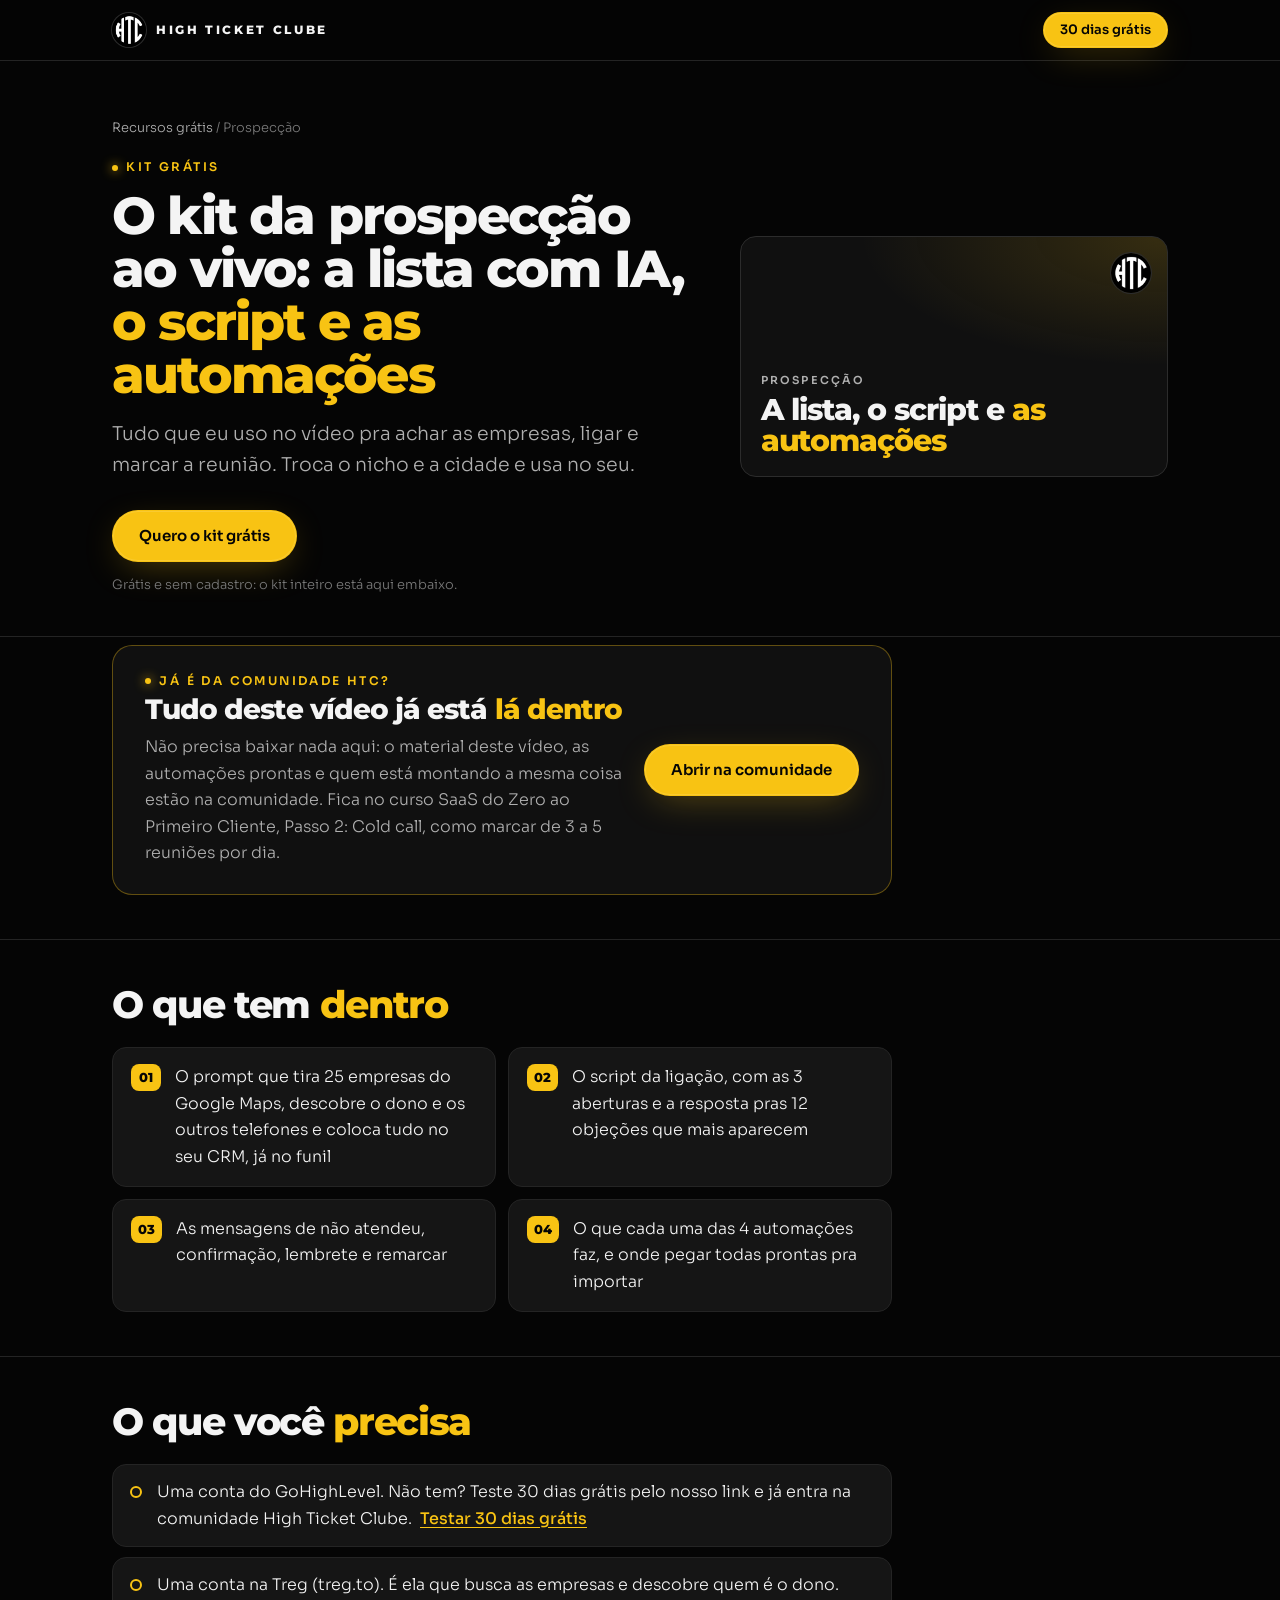
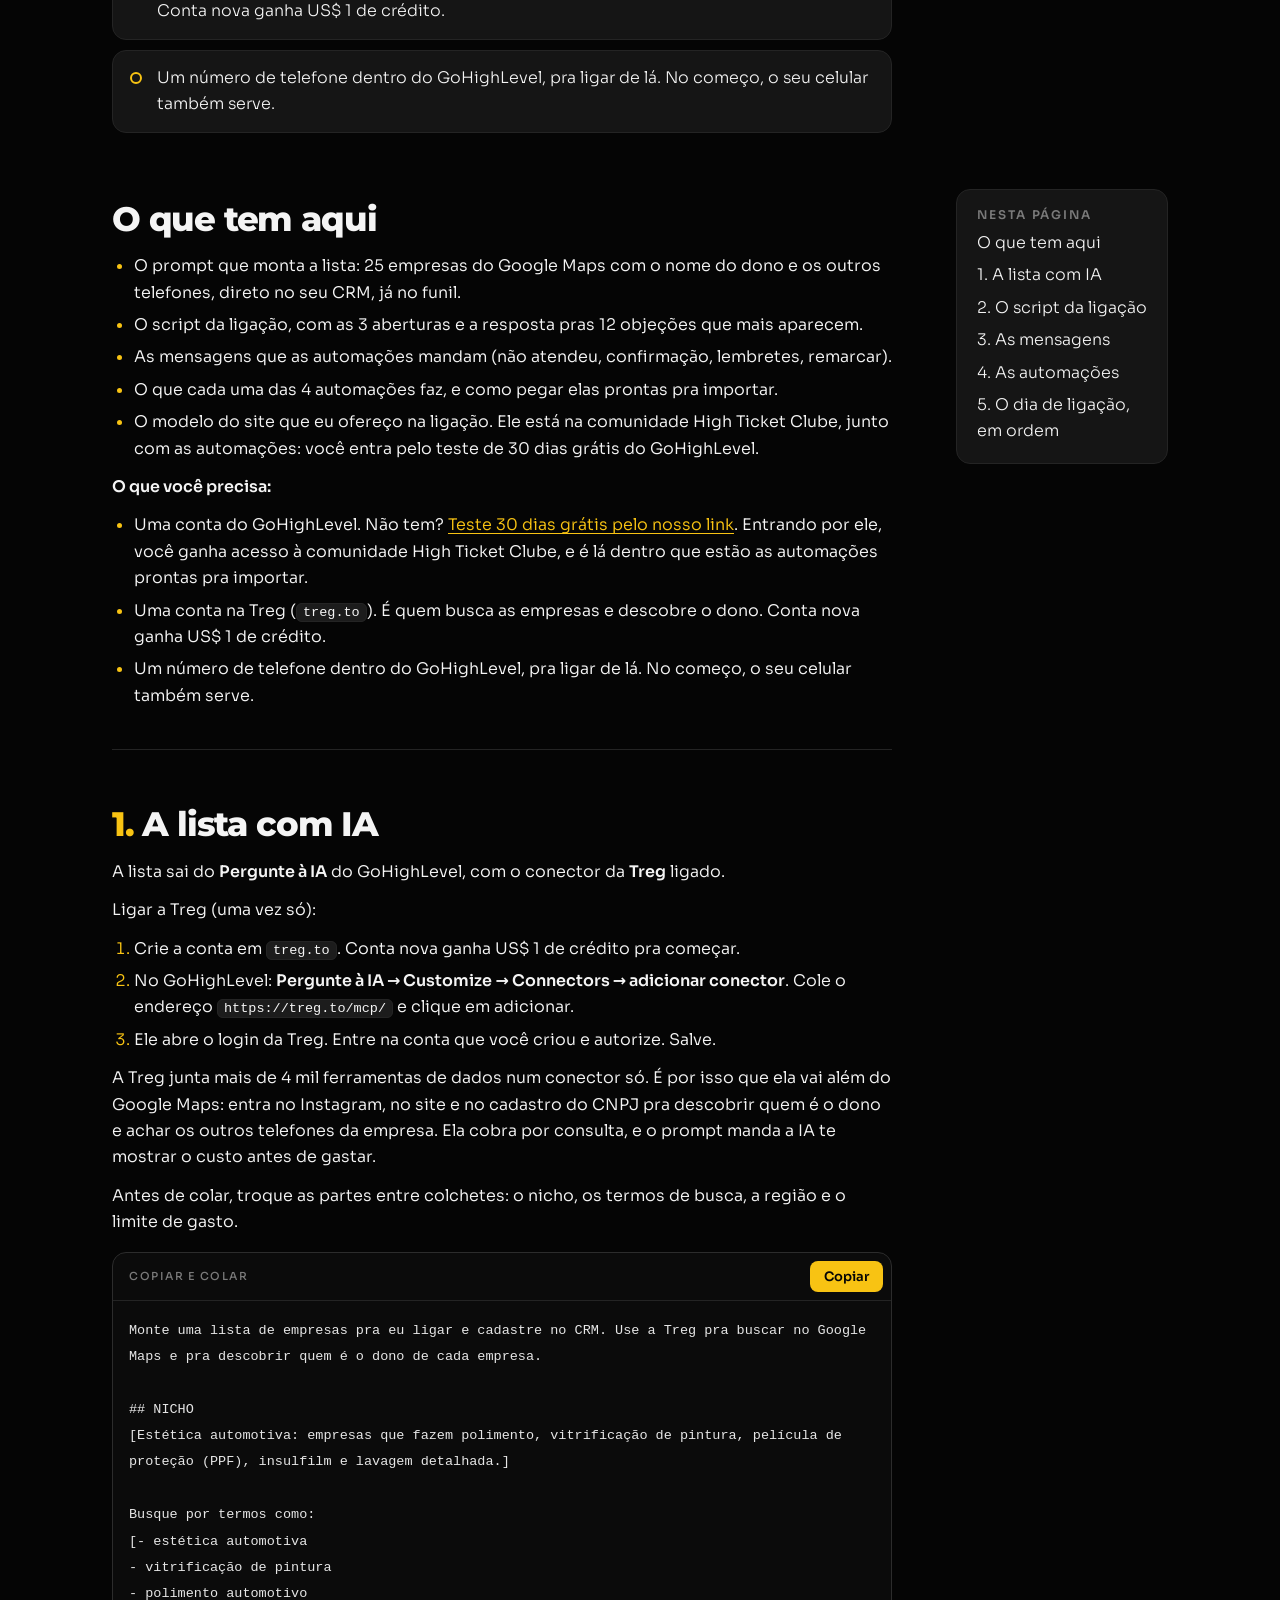
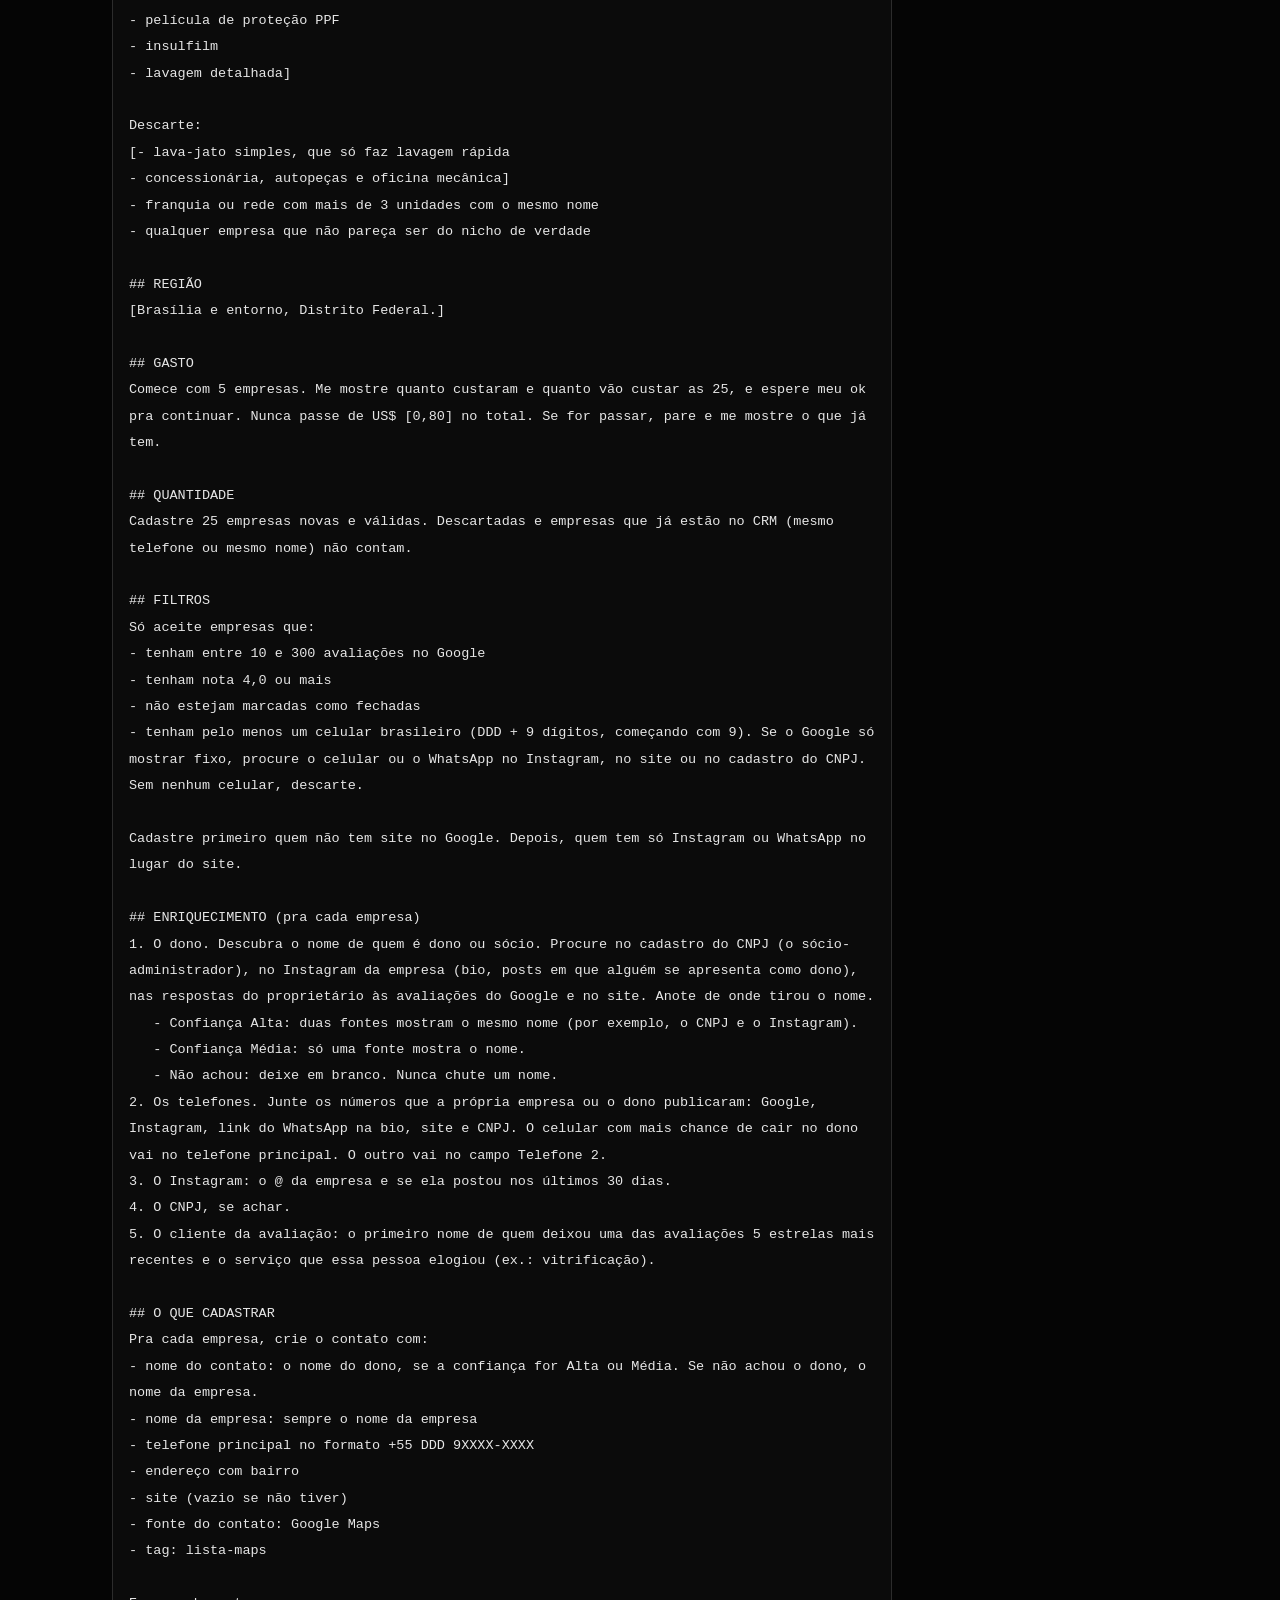
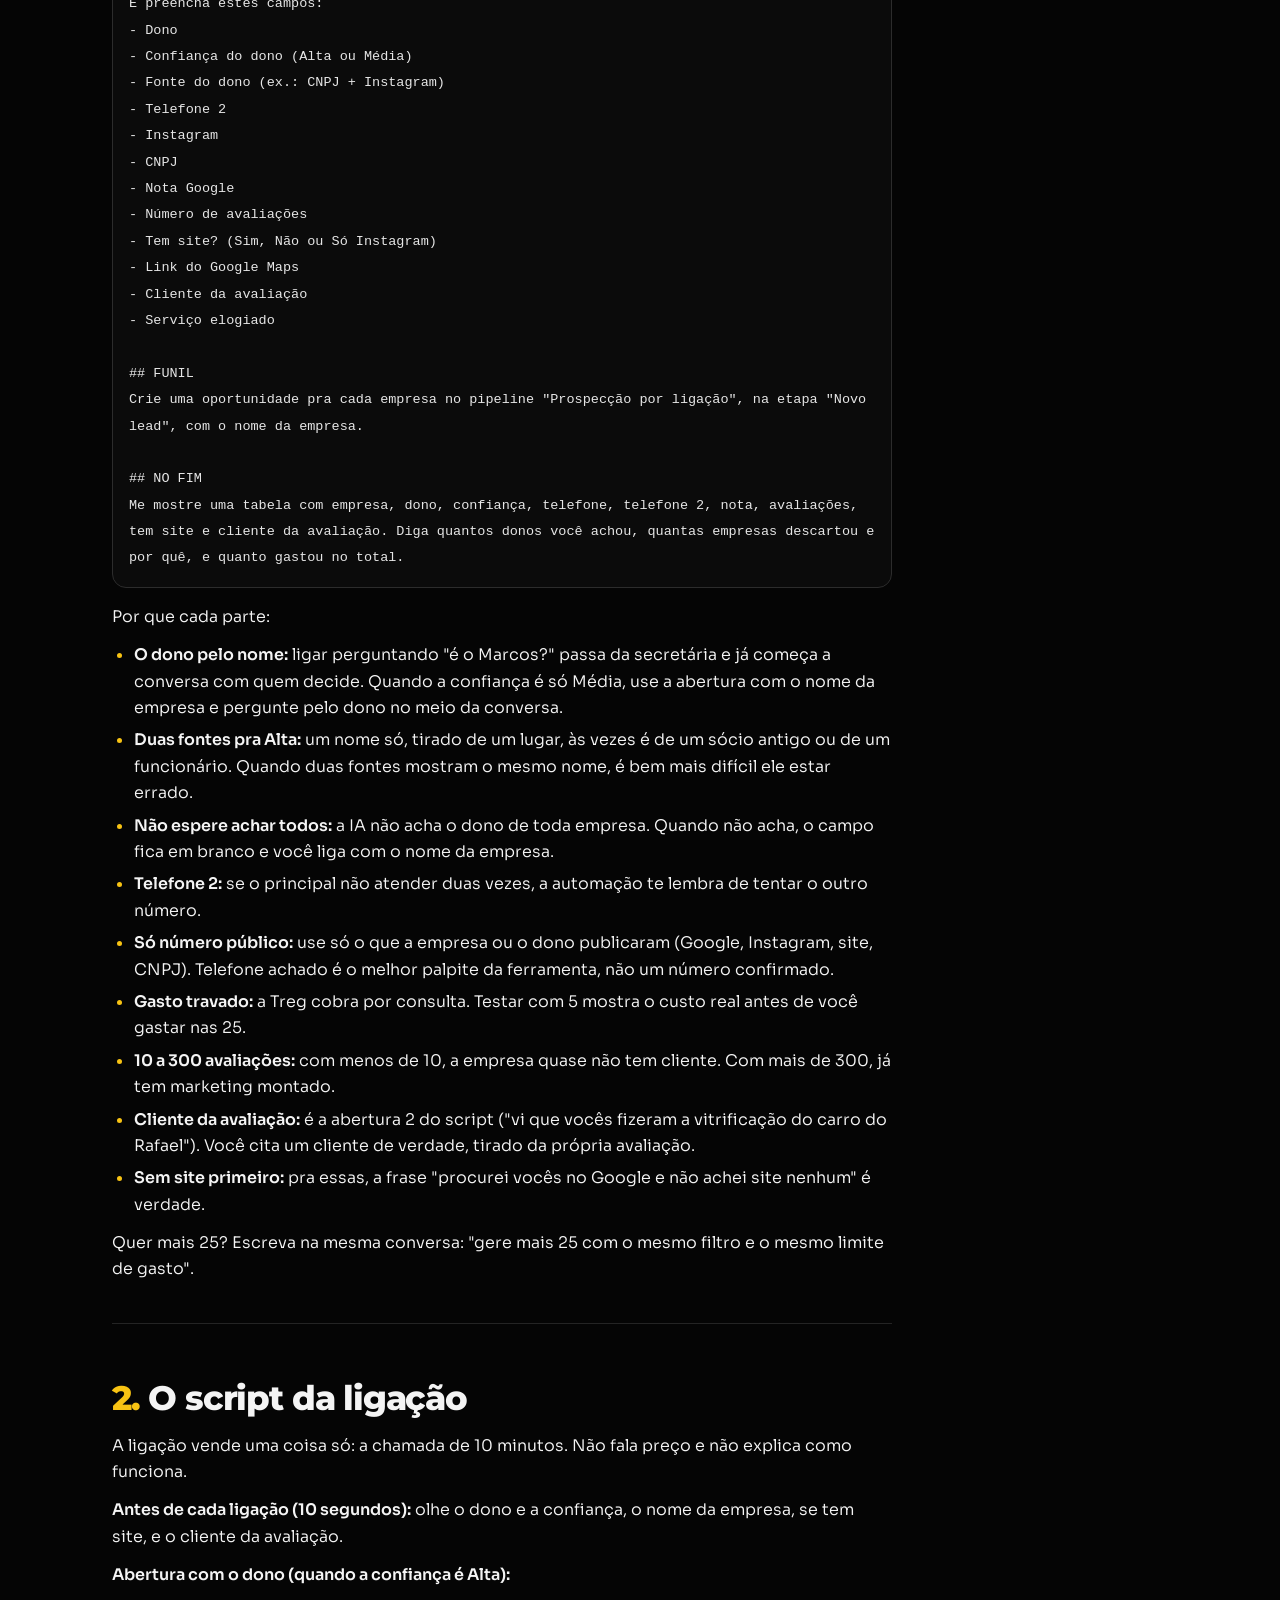
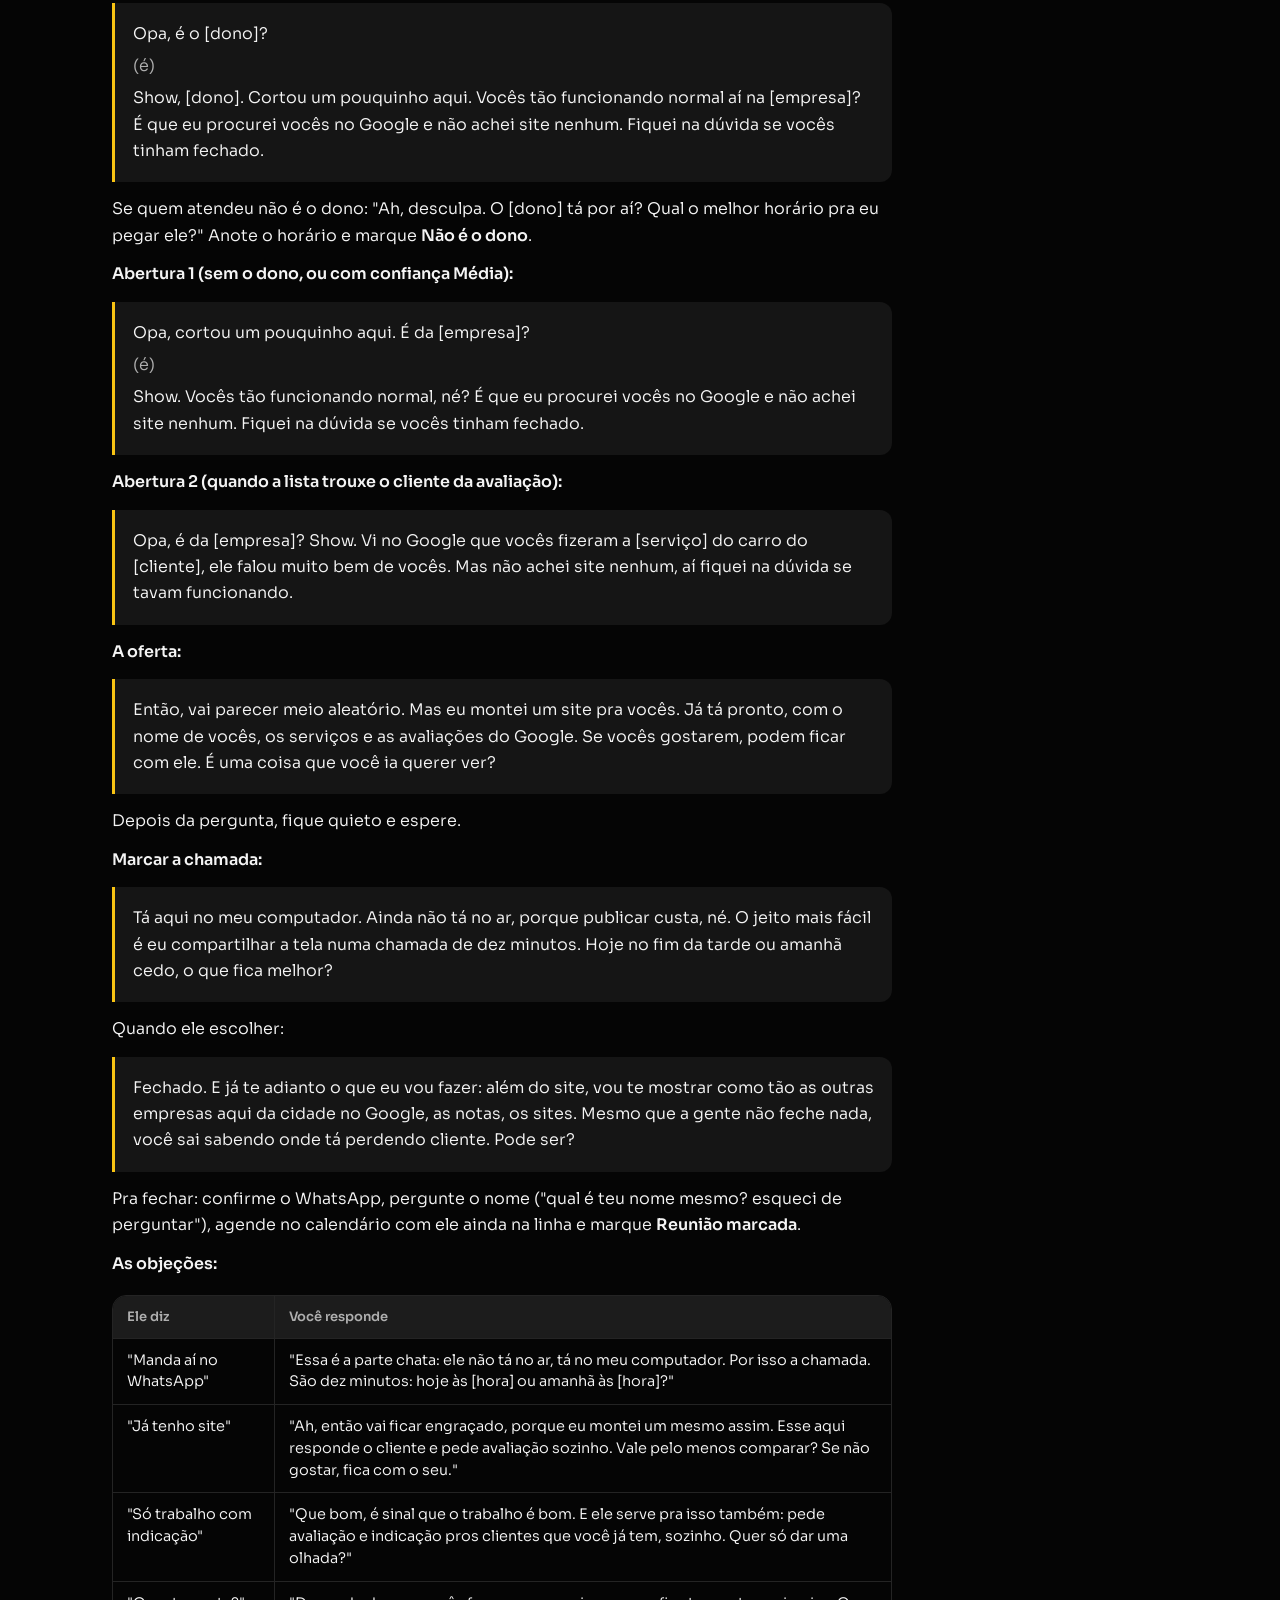
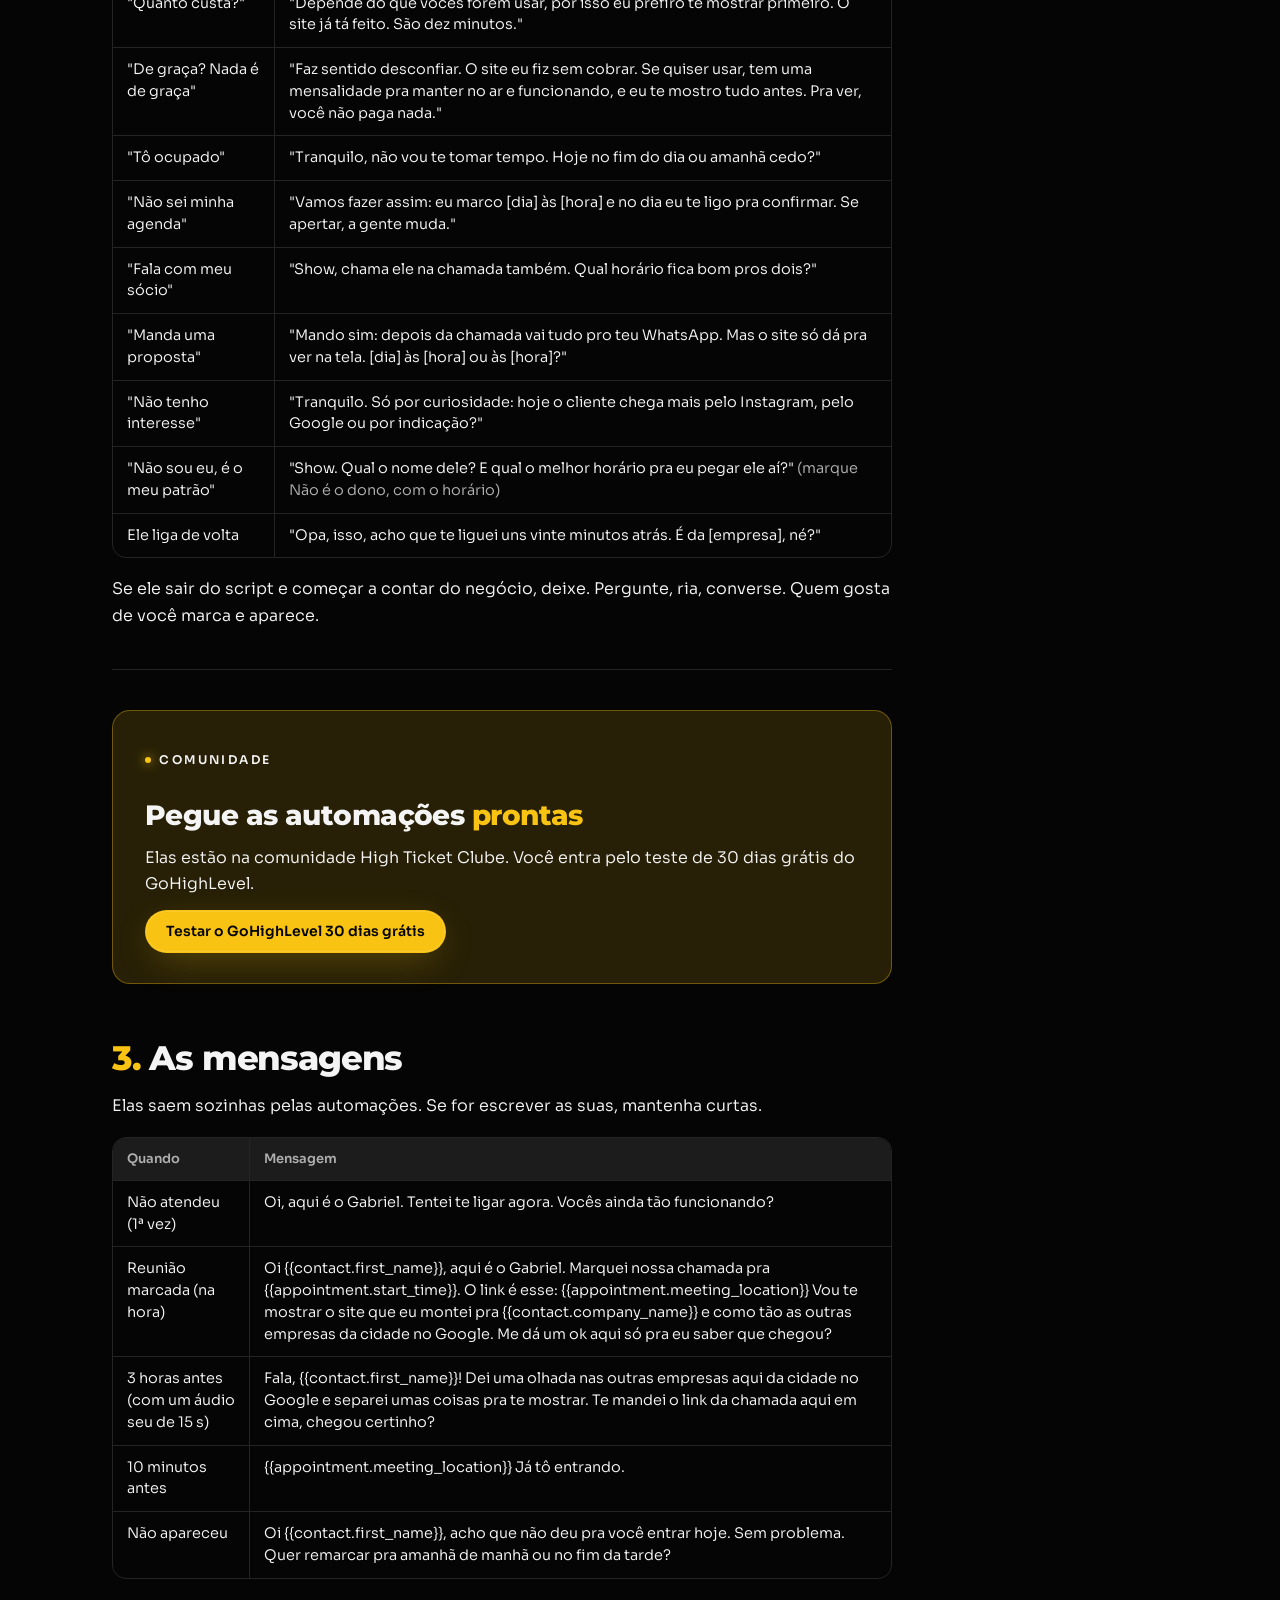
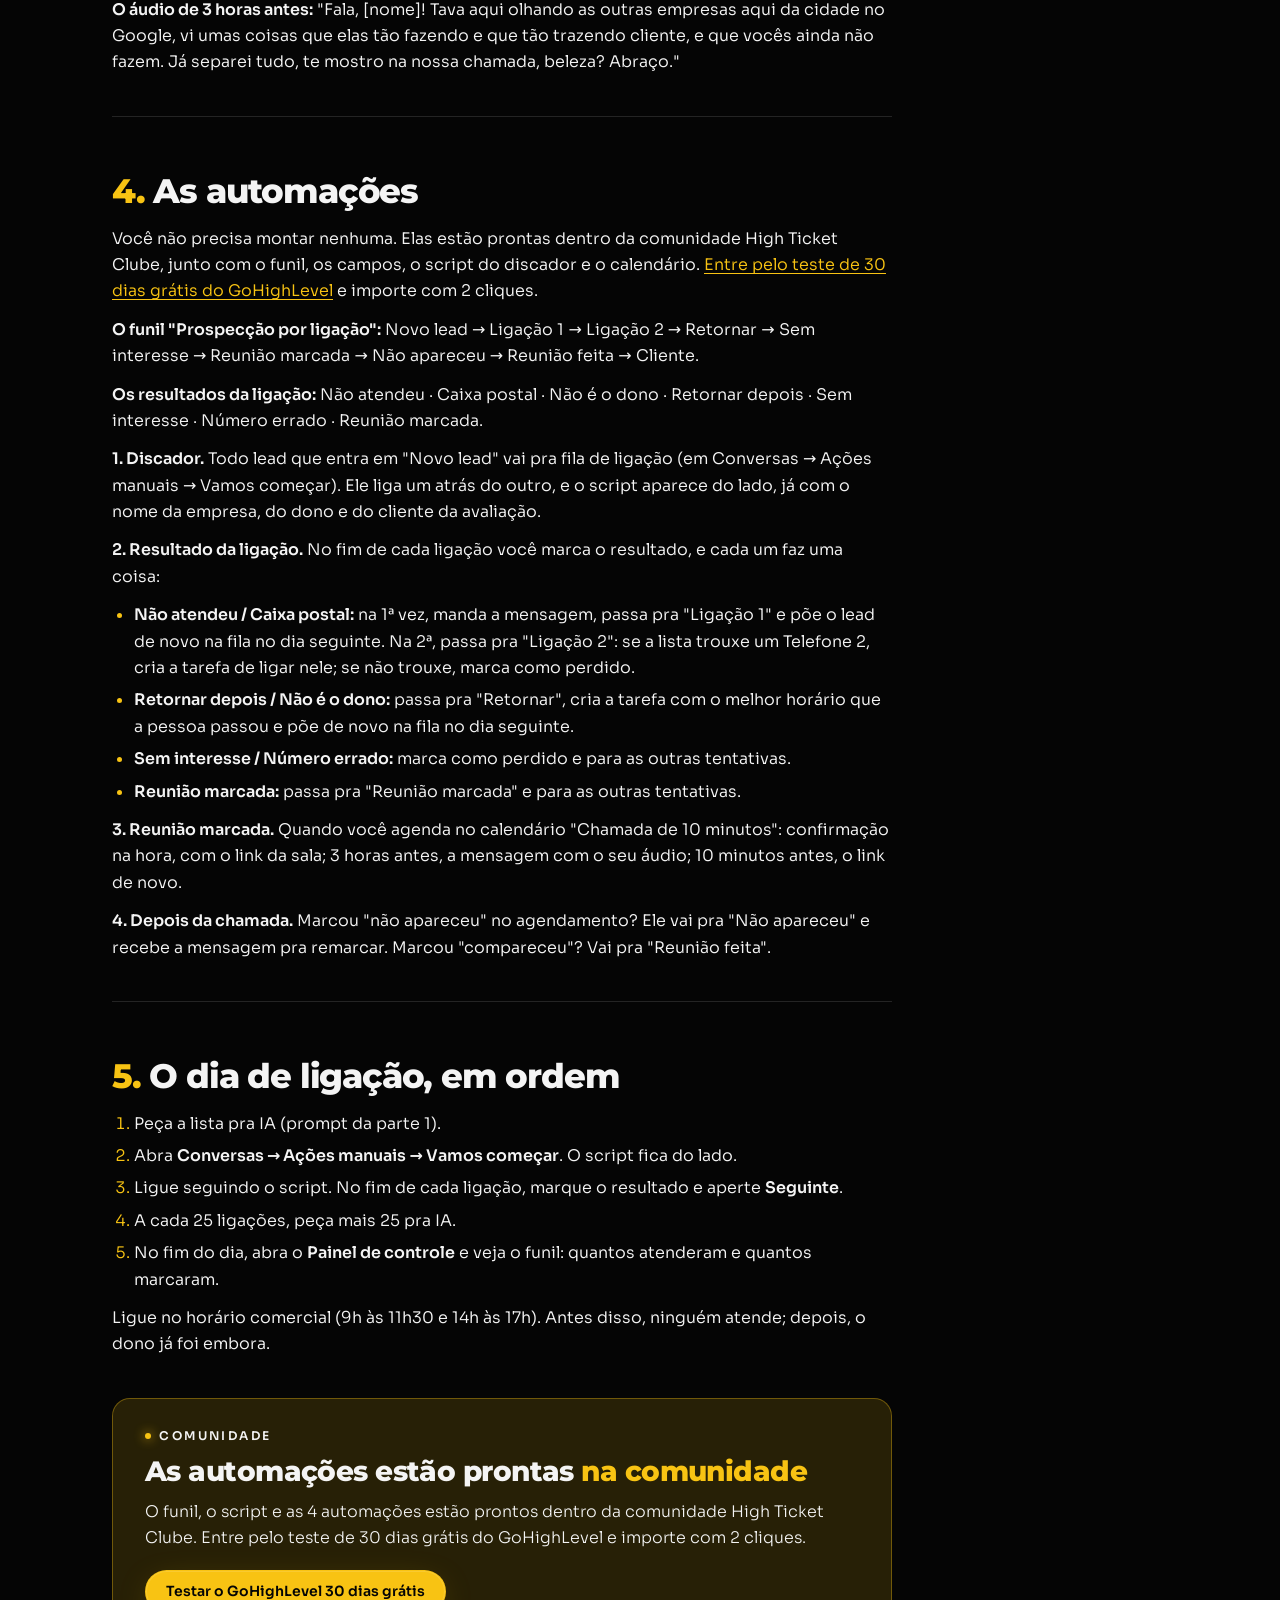
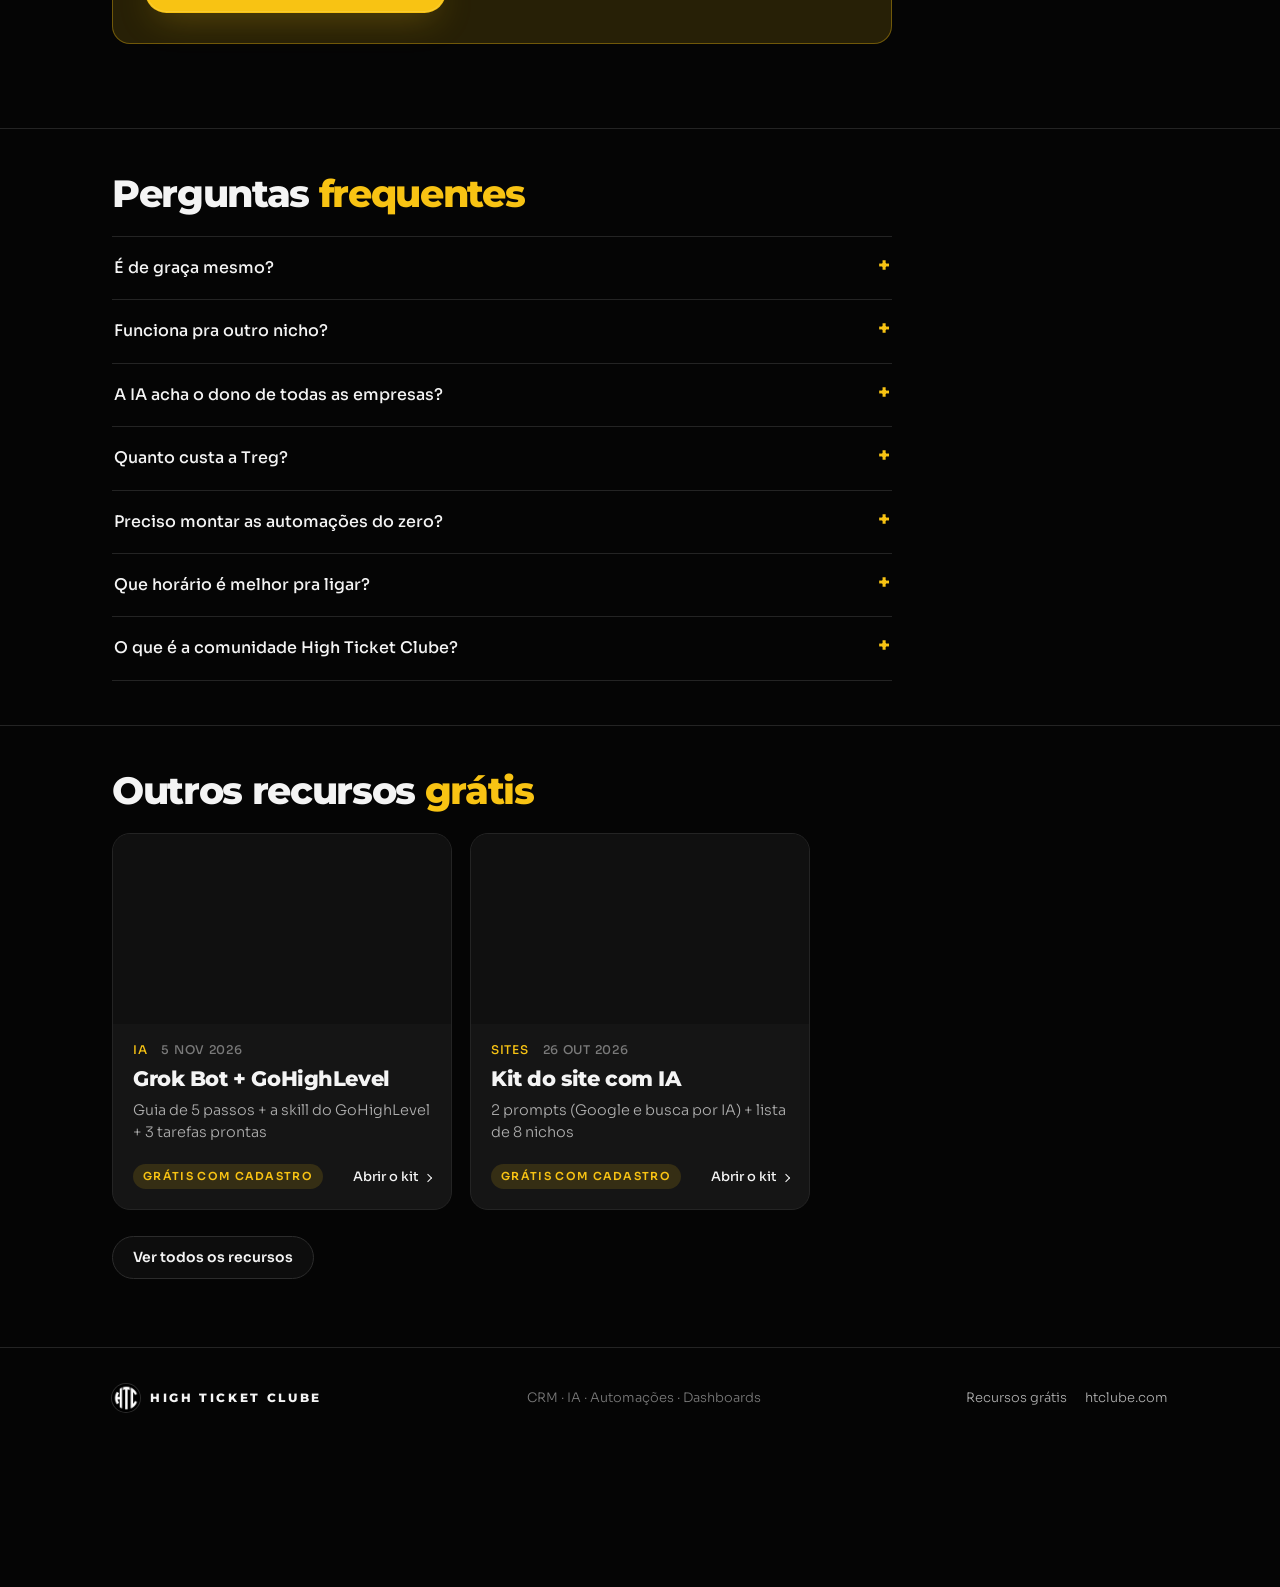
<file: kit-prospeccao/acesso/index.html>
<!doctype html><html lang="pt-BR"><head><meta charset="utf-8"><title>Kit da prospecção ao vivo</title><meta name="robots" content="noindex"><link rel="canonical" href="https://recursos.htclube.com/kit-prospeccao/"><meta http-equiv="refresh" content="0; url=../"></head><body><p><a href="../">Abrir o kit</a></p></body></html>
</file>
